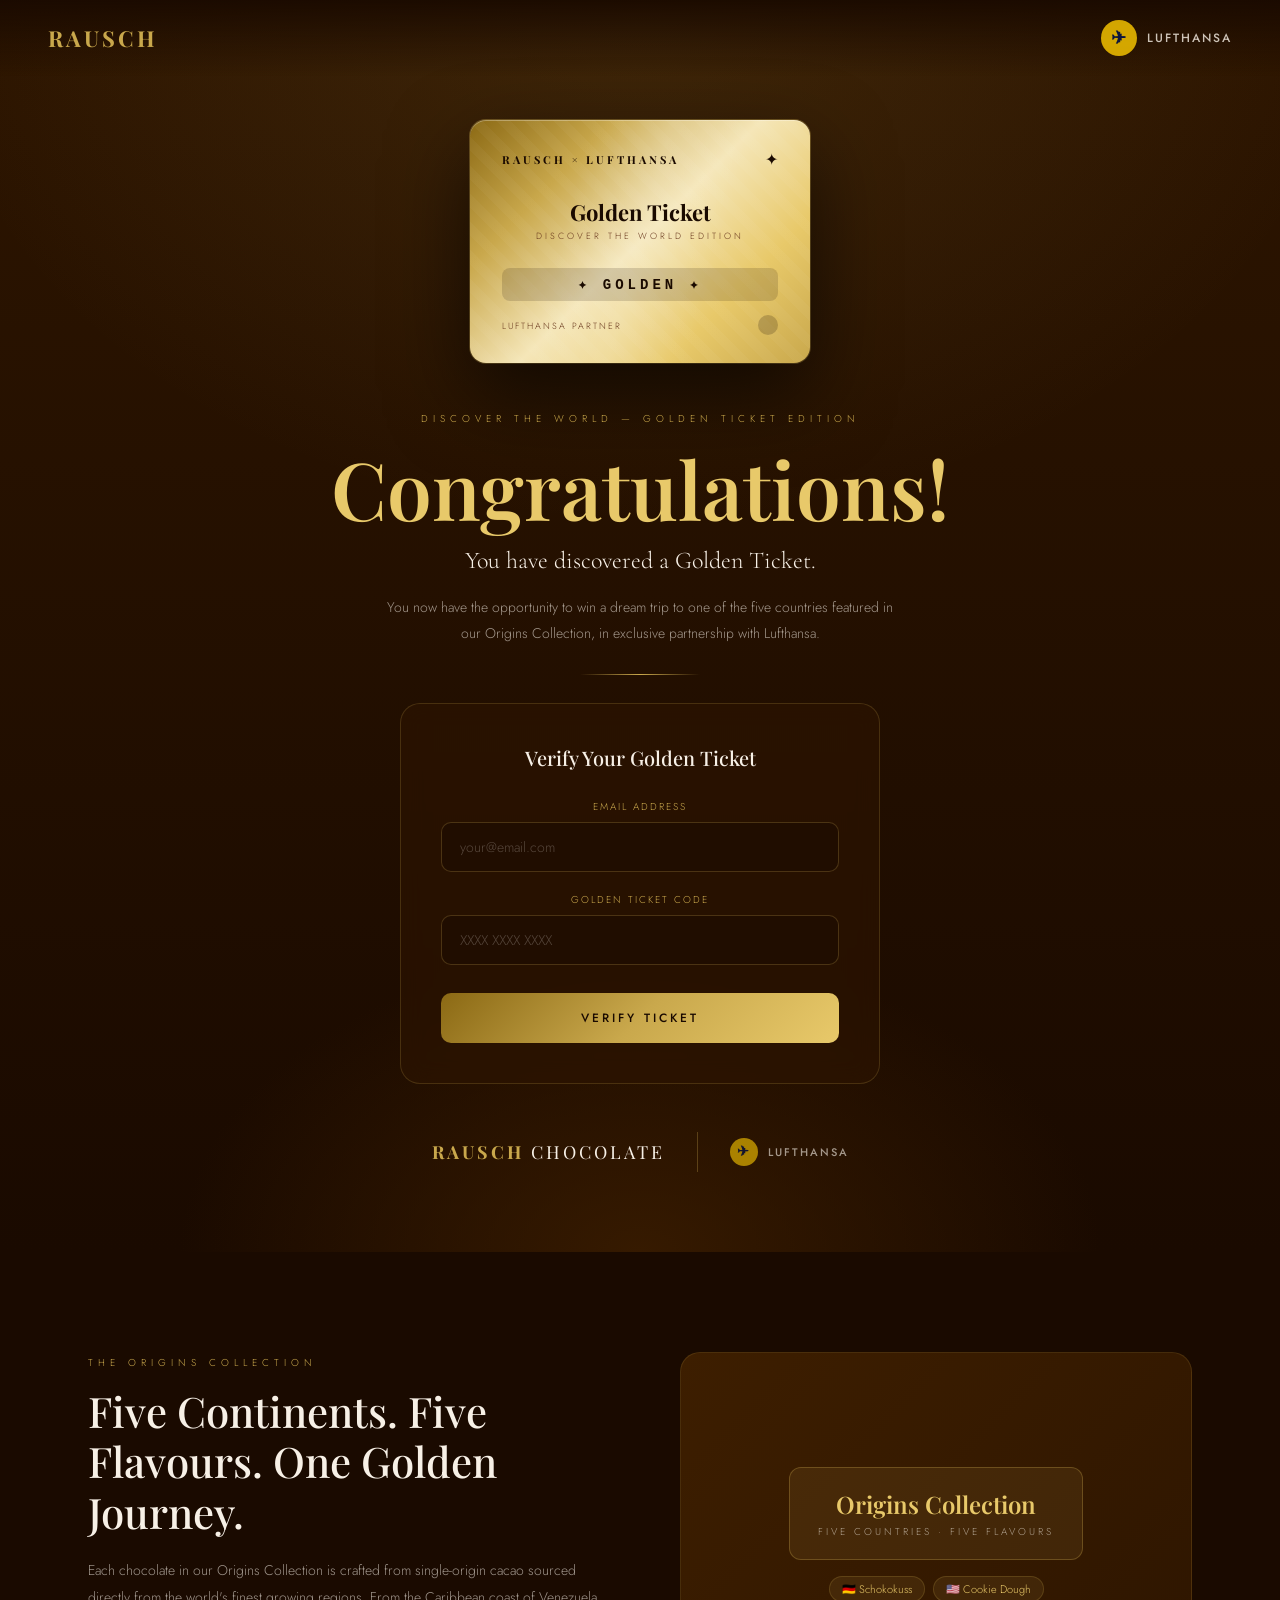
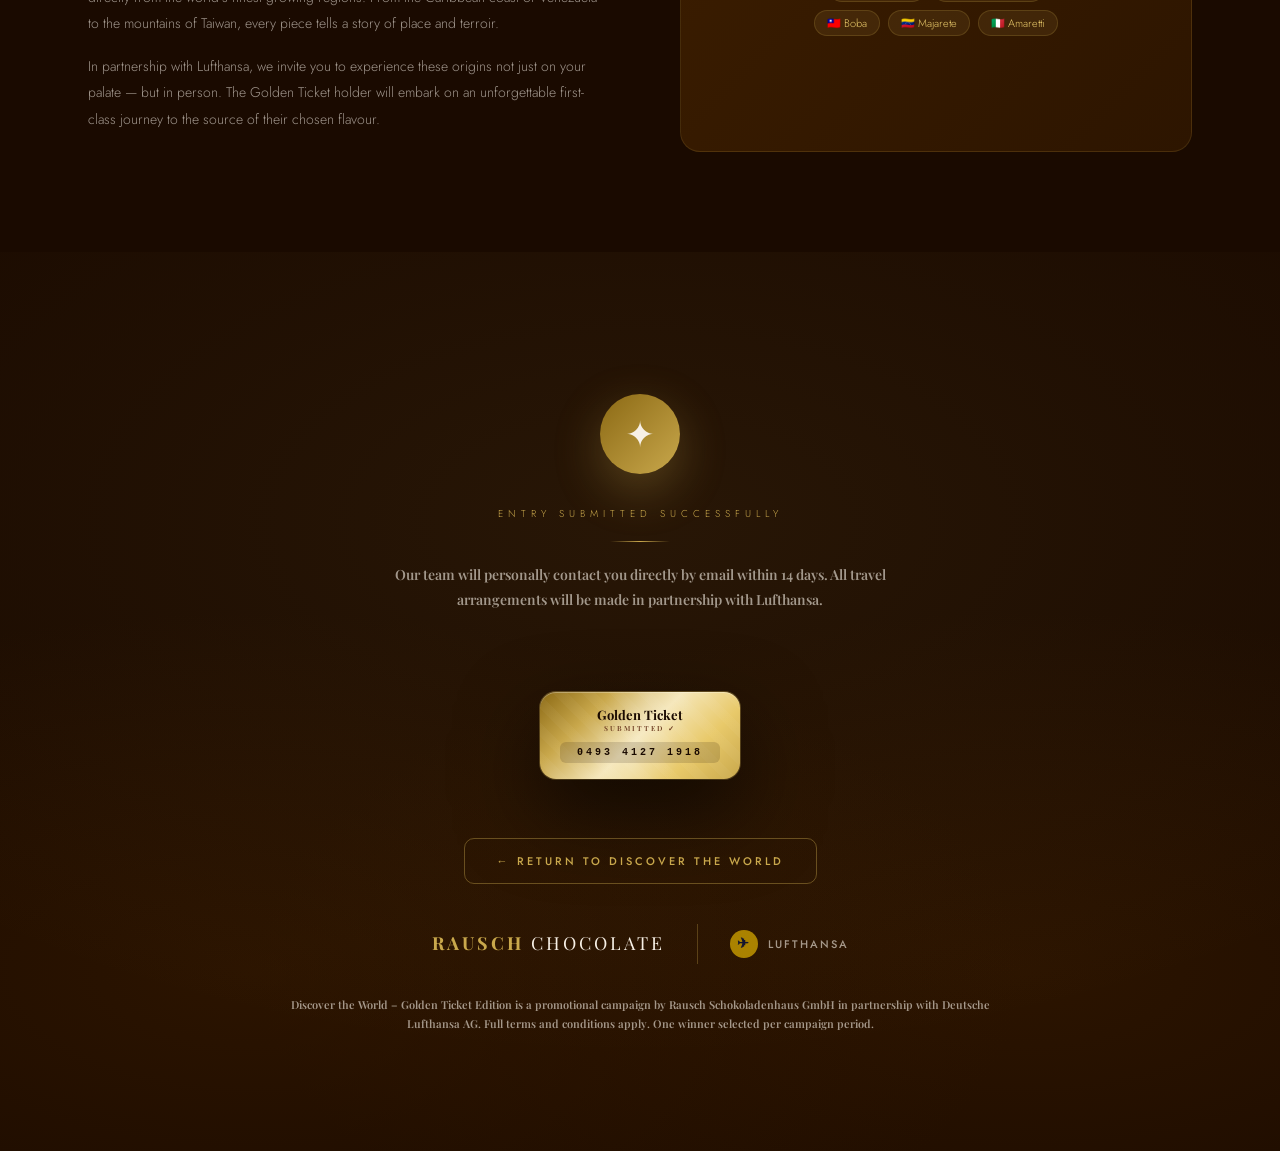
<file: index.html>
<!DOCTYPE html>
<html lang="en">
<head>
<meta charset="UTF-8">
<meta name="viewport" content="width=device-width, initial-scale=1.0">
<title>Discover the World – Golden Ticket Edition</title>
<link href="https://fonts.googleapis.com/css2?family=Playfair+Display:ital,wght@0,400;0,500;0,600;0,700;1,400;1,500&family=Cormorant+Garamond:ital,wght@0,300;0,400;0,500;0,600;1,300;1,400&family=Jost:wght@200;300;400;500&display=swap" rel="stylesheet">
<style>
*{margin:0;padding:0;box-sizing:border-box;}
:root{
  --gold:#C9A84C;
  --gold-light:#E8C96A;
  --gold-pale:#F5E6B8;
  --gold-dim:#8B6914;
  --choc:#1A0A00;
  --choc-mid:#2D1500;
  --choc-warm:#3D1E00;
  --choc-soft:#6B3A1F;
  --cream:#F7F0E6;
  --cream-dark:#EDE0CC;
  --lh-yellow:#FFCC00;
  --lh-blue:#05164D;
  --white:#FFFFFF;
  --text-muted:rgba(247,240,230,0.6);
  --serif:'Playfair Display',serif;
  --serif2:'Cormorant Garamond',serif;
  --sans:'Jost',sans-serif;
}
html{scroll-behavior:smooth;}
body{
  background:var(--choc);
  color:var(--cream);
  font-family:var(--sans);
  font-weight:300;
  overflow-x:hidden;
  min-height:100vh;
}
.page{display:none;min-height:100vh;position:relative;}
.page.active{display:block;}
.page-enter{animation:fadeSlideIn 0.8s cubic-bezier(0.16,1,0.3,1) forwards;}
@keyframes fadeSlideIn{
  from{opacity:0;transform:translateY(32px);}
  to{opacity:1;transform:translateY(0);}
}
.brand-bar{
  position:fixed;top:0;left:0;right:0;z-index:100;
  display:flex;align-items:center;justify-content:space-between;
  padding:20px 48px;
  background:linear-gradient(to bottom,rgba(26,10,0,0.95) 0%,rgba(26,10,0,0) 100%);
}
.logo-rausch{
  font-family:var(--serif);
  font-size:22px;
  font-weight:700;
  letter-spacing:3px;
  color:var(--gold);
  text-transform:uppercase;
}
.logo-rausch span{font-weight:400;color:var(--cream);}
.logo-lh{
  display:flex;align-items:center;gap:10px;
  font-family:var(--sans);font-size:12px;font-weight:500;
  letter-spacing:2px;text-transform:uppercase;color:var(--cream);opacity:0.8;
}
.lh-circle{
  width:36px;height:36px;border-radius:50%;
  background:var(--lh-yellow);
  display:flex;align-items:center;justify-content:center;
}
.lh-crane{
  font-size:18px;line-height:1;
  color:var(--lh-blue);
  font-weight:900;
  font-family:serif;
}
.divider-gold{
  width:60px;height:1px;
  background:linear-gradient(to right,transparent,var(--gold),transparent);
  margin:20px auto;
}
.divider-gold-lg{
  width:120px;height:1px;
  background:linear-gradient(to right,transparent,var(--gold),transparent);
  margin:28px auto;
}

/* PAGE 1 */
#page1{background:var(--choc);position:relative;overflow:hidden;}
.hero1{
  min-height:100vh;
  display:flex;flex-direction:column;align-items:center;justify-content:center;
  padding:120px 24px 80px;
  position:relative;
  text-align:center;
}
.hero1-bg{
  position:absolute;inset:0;
  background:
    radial-gradient(ellipse 80% 60% at 50% 0%, rgba(201,168,76,0.12) 0%, transparent 70%),
    radial-gradient(ellipse 60% 40% at 50% 100%, rgba(61,30,0,0.8) 0%, transparent 60%),
    linear-gradient(180deg, var(--choc-mid) 0%, var(--choc) 100%);
}
.hero1-particles{position:absolute;inset:0;overflow:hidden;pointer-events:none;}
.particle{
  position:absolute;
  width:2px;height:2px;
  background:var(--gold);
  border-radius:50%;
  animation:floatParticle linear infinite;
  opacity:0;
}
@keyframes floatParticle{
  0%{opacity:0;transform:translateY(100vh) rotate(0deg);}
  10%{opacity:0.6;}
  90%{opacity:0.3;}
  100%{opacity:0;transform:translateY(-20px) rotate(720deg);}
}
.golden-ticket-visual{
  position:relative;
  width:340px;max-width:90vw;
  margin:0 auto 48px;
  animation:ticketFloat 4s ease-in-out infinite;
}
@keyframes ticketFloat{
  0%,100%{transform:translateY(0) rotate(-1deg);}
  50%{transform:translateY(-12px) rotate(1deg);}
}
.ticket-card{
  background:linear-gradient(135deg, #8B6914 0%, #C9A84C 25%, #F5E6B8 50%, #E8C96A 75%, #C9A84C 100%);
  border-radius:16px;
  padding:28px 32px;
  box-shadow:0 32px 80px rgba(0,0,0,0.6), 0 0 0 1px rgba(201,168,76,0.4), inset 0 1px 0 rgba(255,255,255,0.3);
  position:relative;overflow:hidden;
}
.ticket-card::before{
  content:'';position:absolute;inset:0;
  background:repeating-linear-gradient(45deg,transparent,transparent 10px,rgba(255,255,255,0.03) 10px,rgba(255,255,255,0.03) 20px);
  border-radius:16px;
}
.ticket-shine{
  position:absolute;top:-50%;left:-50%;
  width:200%;height:200%;
  background:linear-gradient(105deg,transparent 40%,rgba(255,255,255,0.15) 50%,transparent 60%);
  animation:ticketShine 4s ease-in-out infinite;
}
@keyframes ticketShine{0%,100%{transform:translateX(-100%);}50%{transform:translateX(100%);}}
.ticket-inner{position:relative;z-index:1;}
.ticket-top{display:flex;align-items:center;justify-content:space-between;margin-bottom:16px;}
.ticket-brand{font-family:var(--serif);font-size:11px;font-weight:700;letter-spacing:3px;color:var(--choc);text-transform:uppercase;}
.ticket-star{color:var(--choc);font-size:16px;}
.ticket-main{text-align:center;padding:12px 0;}
.ticket-title{font-family:var(--serif);font-size:22px;font-weight:700;color:var(--choc);line-height:1.2;}
.ticket-sub{font-size:9px;letter-spacing:3px;color:var(--choc-soft);text-transform:uppercase;margin-top:4px;}
.ticket-code{
  background:rgba(26,10,0,0.15);
  border-radius:8px;
  padding:8px 16px;
  margin-top:14px;
  font-family:monospace;font-size:14px;font-weight:700;
  color:var(--choc);letter-spacing:4px;
}
.ticket-bottom{display:flex;align-items:center;justify-content:space-between;margin-top:14px;}
.ticket-lh{font-size:9px;letter-spacing:2px;color:var(--choc-soft);text-transform:uppercase;}
.ticket-dots{width:20px;height:20px;border-radius:50%;background:rgba(26,10,0,0.2);}
.hero1-eyebrow{
  font-size:10px;letter-spacing:5px;text-transform:uppercase;
  color:var(--gold);margin-bottom:20px;
  animation:fadeSlideIn 0.6s 0.2s both;
}
.hero1-title{
  font-family:var(--serif);
  font-size:clamp(48px,7vw,80px);
  font-weight:600;
  line-height:1.05;
  color:var(--gold-light);
  margin-bottom:16px;
  animation:fadeSlideIn 0.6s 0.3s both;
}
.hero1-sub{
  font-family:var(--serif2);
  font-size:clamp(18px,2.5vw,24px);
  font-weight:300;
  color:var(--cream);
  margin-bottom:20px;
  animation:fadeSlideIn 0.6s 0.4s both;
}
.hero1-desc{
  font-size:14px;line-height:1.8;
  color:var(--text-muted);
  max-width:520px;margin:0 auto;
  animation:fadeSlideIn 0.6s 0.5s both;
}
.form-section{
  max-width:480px;width:100%;
  margin:0 auto;
  background:rgba(45,21,0,0.6);
  border:1px solid rgba(201,168,76,0.2);
  border-radius:20px;
  padding:40px;
  backdrop-filter:blur(12px);
  animation:fadeSlideIn 0.6s 0.6s both;
}
.form-title{
  font-family:var(--serif);font-size:20px;font-weight:500;
  color:var(--cream);margin-bottom:28px;text-align:center;
}
.form-group{margin-bottom:20px;}
.form-label{
  display:block;font-size:10px;letter-spacing:2px;text-transform:uppercase;
  color:var(--gold);margin-bottom:8px;
}
.form-input{
  width:100%;
  background:rgba(26,10,0,0.5);
  border:1px solid rgba(201,168,76,0.25);
  border-radius:10px;
  padding:14px 18px;
  color:var(--cream);
  font-family:var(--sans);font-size:14px;font-weight:300;
  outline:none;
  transition:border-color 0.3s,box-shadow 0.3s;
}
.form-input:focus{
  border-color:var(--gold);
  box-shadow:0 0 0 3px rgba(201,168,76,0.1);
}
.form-input::placeholder{color:rgba(247,240,230,0.25);}
.btn-verify{
  width:100%;
  background:linear-gradient(135deg,var(--gold-dim),var(--gold),var(--gold-light));
  border:none;border-radius:10px;
  padding:16px 32px;
  font-family:var(--sans);font-size:12px;font-weight:500;
  letter-spacing:3px;text-transform:uppercase;
  color:var(--choc);
  cursor:pointer;
  transition:transform 0.2s,box-shadow 0.2s;
  margin-top:8px;
  position:relative;overflow:hidden;
}
.btn-verify:hover{transform:translateY(-2px);box-shadow:0 12px 40px rgba(201,168,76,0.3);}
.btn-verify:active{transform:translateY(0);}
.btn-verify::after{
  content:'';position:absolute;inset:0;
  background:linear-gradient(to right,transparent,rgba(255,255,255,0.15),transparent);
  transform:translateX(-100%);transition:transform 0.5s;
}
.btn-verify:hover::after{transform:translateX(100%);}
.error-msg{
  display:none;
  background:rgba(162,60,30,0.2);
  border:1px solid rgba(162,60,30,0.4);
  border-radius:8px;
  padding:12px 16px;
  font-size:13px;color:#F09575;
  text-align:center;margin-top:16px;
  animation:shake 0.4s ease-in-out;
}
@keyframes shake{0%,100%{transform:translateX(0);}25%{transform:translateX(-8px);}75%{transform:translateX(8px);}}
.story-section{
  padding:100px 48px;
  max-width:1200px;margin:0 auto;
  display:grid;grid-template-columns:1fr 1fr;gap:80px;align-items:center;
}
.story-text .eyebrow{font-size:10px;letter-spacing:5px;text-transform:uppercase;color:var(--gold);margin-bottom:16px;}
.story-text h2{font-family:var(--serif);font-size:42px;font-weight:500;color:var(--cream);line-height:1.2;margin-bottom:20px;}
.story-text p{font-size:14px;line-height:1.9;color:var(--text-muted);margin-bottom:16px;}
.story-visual{
  height:400px;border-radius:20px;overflow:hidden;
  background:linear-gradient(135deg,var(--choc-warm),var(--choc-mid));
  position:relative;border:1px solid rgba(201,168,76,0.15);
}
.story-visual-inner{
  position:absolute;inset:0;
  display:flex;align-items:center;justify-content:center;
  flex-direction:column;gap:16px;
}
.collection-badge{
  background:rgba(201,168,76,0.1);
  border:1px solid rgba(201,168,76,0.3);
  border-radius:12px;padding:20px 28px;text-align:center;
}
.collection-badge-title{font-family:var(--serif);font-size:24px;color:var(--gold-light);font-weight:600;}
.collection-badge-sub{font-size:10px;letter-spacing:3px;text-transform:uppercase;color:var(--text-muted);margin-top:4px;}

/* PAGE 2 */
#page2{background:var(--choc);}
.page2-hero{
  min-height:45vh;
  display:flex;flex-direction:column;align-items:center;justify-content:center;
  padding:160px 24px 80px;
  text-align:center;
  position:relative;
  background:linear-gradient(180deg,var(--choc-mid) 0%,var(--choc) 100%);
}
.page2-hero::before{
  content:'';position:absolute;inset:0;
  background:radial-gradient(ellipse 70% 50% at 50% 0%,rgba(201,168,76,0.1),transparent);
}
.section-eyebrow{font-size:10px;letter-spacing:5px;text-transform:uppercase;color:var(--gold);margin-bottom:16px;}
.section-title{font-family:var(--serif);font-size:clamp(36px,5vw,60px);font-weight:600;color:var(--cream);line-height:1.1;margin-bottom:16px;}
.section-desc{font-size:14px;line-height:1.8;color:var(--text-muted);max-width:560px;margin:0 auto;}
.destinations-grid{
  display:grid;
  grid-template-columns:repeat(auto-fit,minmax(280px,1fr));
  gap:2px;
  max-width:1400px;margin:0 auto;
}
.dest-card{
  position:relative;height:520px;overflow:hidden;cursor:pointer;
}
.dest-bg{
  position:absolute;inset:0;
  background-size:cover;background-position:center;
  transition:transform 0.8s cubic-bezier(0.25,0.46,0.45,0.94);
}
.dest-card:hover .dest-bg{transform:scale(1.08);}
.dest-overlay{
  position:absolute;inset:0;
  background:linear-gradient(to top,rgba(26,10,0,0.95) 0%,rgba(26,10,0,0.4) 50%,rgba(26,10,0,0.1) 100%);
  transition:background 0.4s;
}
.dest-card:hover .dest-overlay{background:linear-gradient(to top,rgba(26,10,0,0.98) 0%,rgba(26,10,0,0.5) 60%,rgba(26,10,0,0.2) 100%);}
.dest-content{
  position:absolute;bottom:0;left:0;right:0;
  padding:32px 28px;
  transform:translateY(60px);
  transition:transform 0.5s cubic-bezier(0.25,0.46,0.45,0.94);
}
.dest-card:hover .dest-content{transform:translateY(0);}
.dest-country{font-size:10px;letter-spacing:4px;text-transform:uppercase;color:var(--gold);margin-bottom:8px;}
.dest-name{font-family:var(--serif);font-size:32px;font-weight:600;color:var(--cream);line-height:1.1;margin-bottom:8px;}
.dest-flavor-row{display:flex;align-items:center;gap:10px;margin-bottom:16px;}
.dest-flavor-badge{
  background:rgba(201,168,76,0.15);
  border:1px solid rgba(201,168,76,0.3);
  border-radius:20px;padding:4px 14px;
  font-size:11px;letter-spacing:1px;color:var(--gold-light);
}
.dest-desc{
  font-size:13px;line-height:1.7;color:var(--text-muted);
  margin-bottom:20px;
  opacity:0;transform:translateY(12px);
  transition:opacity 0.4s 0.1s,transform 0.4s 0.1s;
}
.dest-card:hover .dest-desc{opacity:1;transform:translateY(0);}
.btn-select{
  display:inline-flex;align-items:center;gap:8px;
  background:linear-gradient(135deg,var(--gold-dim),var(--gold));
  border:none;border-radius:8px;
  padding:12px 24px;
  font-family:var(--sans);font-size:11px;font-weight:500;letter-spacing:2px;text-transform:uppercase;
  color:var(--choc);cursor:pointer;
  opacity:0;transform:translateY(12px);
  transition:opacity 0.4s 0.15s,transform 0.4s 0.15s,box-shadow 0.2s;
}
.dest-card:hover .btn-select{opacity:1;transform:translateY(0);}
.btn-select:hover{box-shadow:0 8px 24px rgba(201,168,76,0.4);}
.bg-germany{background-color:#1a2a3d;background-image:radial-gradient(ellipse at 50% 100%,#2a3a4d 0%,transparent 60%),linear-gradient(180deg,#0d1a2e 0%,#1e2d40 40%,#2a3a50 70%,#1a2a3d 100%);}
.bg-usa{background-color:#1a1522;background-image:linear-gradient(180deg,#0a0a18 0%,#1a1030 40%,#2a1840 70%,#1a1a2a 100%);}
.bg-taiwan{background-color:#0d1a1d;background-image:linear-gradient(180deg,#071012 0%,#0d1e20 40%,#122028 70%,#0a1618 100%);}
.bg-venezuela{background-color:#0d1a0a;background-image:linear-gradient(180deg,#071408 0%,#0d1e0a 40%,#1a2e10 70%,#0d1a0a 100%);}
.bg-italy{background-color:#1a1008;background-image:linear-gradient(180deg,#120a04 0%,#1e1008 40%,#2e1a0a 70%,#1a1008 100%);}

/* PAGE 3 */
#page3{
  background:var(--choc);
  min-height:100vh;
  display:flex;flex-direction:column;align-items:center;justify-content:center;
  padding:120px 24px 80px;
  text-align:center;
  position:relative;overflow:hidden;
}
.page3-bg{
  position:absolute;inset:0;
  background:
    radial-gradient(ellipse 80% 60% at 50% 30%,rgba(201,168,76,0.08),transparent),
    radial-gradient(ellipse 60% 40% at 20% 80%,rgba(61,30,0,0.5),transparent),
    radial-gradient(ellipse 60% 40% at 80% 80%,rgba(61,30,0,0.5),transparent);
}
.confetti-ring{
  position:absolute;top:50%;left:50%;
  width:600px;height:600px;margin:-300px 0 0 -300px;
  border-radius:50%;border:1px solid rgba(201,168,76,0.08);
  animation:ringExpand 2s ease-out forwards;
}
.confetti-ring:nth-child(2){animation-delay:0.3s;width:800px;height:800px;margin:-400px 0 0 -400px;}
.confetti-ring:nth-child(3){animation-delay:0.6s;width:1000px;height:1000px;margin:-500px 0 0 -500px;}
@keyframes ringExpand{
  from{opacity:0;transform:scale(0.2);}
  50%{opacity:0.4;}
  to{opacity:0;transform:scale(1);}
}
.success-icon{
  width:80px;height:80px;border-radius:50%;
  background:linear-gradient(135deg,var(--gold-dim),var(--gold));
  display:flex;align-items:center;justify-content:center;
  margin:0 auto 32px;font-size:36px;
  box-shadow:0 16px 48px rgba(201,168,76,0.3);
  animation:successPop 0.6s 0.3s cubic-bezier(0.34,1.56,0.64,1) both;
}
@keyframes successPop{from{opacity:0;transform:scale(0.5);}to{opacity:1;transform:scale(1);}}
.page3-title{
  font-family:var(--serif);font-size:clamp(36px,5vw,56px);font-weight:600;
  color:var(--gold-light);line-height:1.1;margin-bottom:16px;
  animation:fadeSlideIn 0.6s 0.4s both;
}
.page3-sub{
  font-family:var(--serif2);font-size:clamp(18px,2.5vw,22px);
  font-weight:300;color:var(--cream);margin-bottom:16px;
  animation:fadeSlideIn 0.6s 0.5s both;
}
.page3-text{
  font-size:14px;line-height:1.8;color:var(--text-muted);
  max-width:520px;margin:0 auto 40px;
  animation:fadeSlideIn 0.6s 0.6s both;
}
.selection-summary{
  display:flex;gap:16px;align-items:stretch;justify-content:center;
  flex-wrap:wrap;margin-bottom:40px;
  animation:fadeSlideIn 0.6s 0.7s both;
}
.summary-card{
  background:rgba(45,21,0,0.6);
  border:1px solid rgba(201,168,76,0.2);
  border-radius:16px;padding:24px 28px;
  min-width:180px;text-align:center;
}
.summary-label{font-size:9px;letter-spacing:3px;text-transform:uppercase;color:var(--gold);margin-bottom:8px;}
.summary-value{font-family:var(--serif);font-size:22px;color:var(--cream);font-weight:500;}
.summary-flavor{font-size:12px;color:var(--text-muted);margin-top:4px;}
.btn-return{
  display:inline-flex;align-items:center;gap:8px;
  background:transparent;
  border:1px solid rgba(201,168,76,0.4);
  border-radius:10px;padding:14px 32px;
  font-family:var(--sans);font-size:11px;font-weight:500;letter-spacing:3px;text-transform:uppercase;
  color:var(--gold);cursor:pointer;
  transition:background 0.3s,border-color 0.3s,transform 0.2s;
  animation:fadeSlideIn 0.6s 0.8s both;
}
.btn-return:hover{background:rgba(201,168,76,0.08);border-color:var(--gold);transform:translateY(-2px);}
.logos-pair{
  display:flex;align-items:center;gap:32px;justify-content:center;
  margin-top:40px;animation:fadeSlideIn 0.6s 0.9s both;
}
.logo-divider{width:1px;height:40px;background:rgba(201,168,76,0.3);}

@media(max-width:768px){
  .brand-bar{padding:16px 24px;}
  .story-section{grid-template-columns:1fr;gap:40px;padding:60px 24px;}
  .destinations-grid{grid-template-columns:1fr;}
  .dest-card{height:380px;}
  .dest-content{transform:translateY(0);}
  .dest-desc{opacity:1;transform:none;}
  .btn-select{opacity:1;transform:none;}
  .form-section{padding:28px 24px;}
}
</style>
</head>
<body>

<!-- BRAND BAR -->
<div class="brand-bar">
  <div class="logo-rausch">Rausch</span></div>
  <div class="logo-lh">
    <div class="lh-circle"><div class="lh-crane">✈</div></div>
    Lufthansa
  </div>
</div>

<!-- PAGE 1: VERIFICATION -->
<div id="page1" class="page active">
  <div class="hero1">
    <div class="hero1-bg"></div>
    <div class="hero1-particles" id="particles"></div>
    <div style="position:relative;z-index:2;width:100%;">
      <div class="golden-ticket-visual">
        <div class="ticket-card">
          <div class="ticket-shine"></div>
          <div class="ticket-inner">
            <div class="ticket-top">
              <span class="ticket-brand">Rausch × Lufthansa</span>
              <span class="ticket-star">✦</span>
            </div>
            <div class="ticket-main">
              <div class="ticket-title">Golden Ticket</div>
              <div class="ticket-sub">Discover the World Edition</div>
            </div>
            <div class="ticket-code">✦ GOLDEN ✦</div>
            <div class="ticket-bottom">
              <span class="ticket-lh">Lufthansa Partner</span>
              <div class="ticket-dots"></div>
            </div>
          </div>
        </div>
      </div>
      <div class="hero1-eyebrow">Discover the World — Golden Ticket Edition</div>
      <h1 class="hero1-title">Congratulations!</h1>
      <p class="hero1-sub">You have discovered a Golden Ticket.</p>
      <p class="hero1-desc">You now have the opportunity to win a dream trip to one of the five countries featured in our Origins Collection, in exclusive partnership with Lufthansa.</p>
      <div class="divider-gold-lg"></div>
      <div class="form-section">
        <h2 class="form-title">Verify Your Golden Ticket</h2>
        <div class="form-group">
          <label class="form-label">Email Address</label>
          <input type="email" class="form-input" id="email-input" placeholder="your@email.com" autocomplete="off">
        </div>
        <div class="form-group">
          <label class="form-label">Golden Ticket Code</label>
          <input type="text" class="form-input" id="code-input" placeholder="XXXX XXXX XXXX" autocomplete="off">
        </div>
        <button class="btn-verify" id="verify-btn" onclick="verifyTicket()">Verify Ticket</button>
        <div class="error-msg" id="error-msg">The ticket code or email address could not be verified.</div>
      </div>
      <div class="logos-pair" style="margin-top:48px;animation:fadeSlideIn 0.6s 0.9s both;">
        <div class="logo-rausch" style="font-size:18px;">Rausch<span> Chocolate</span></div>
        <div class="logo-divider"></div>
        <div class="logo-lh" style="font-size:11px;opacity:0.6;">
          <div class="lh-circle" style="width:28px;height:28px;"><div class="lh-crane" style="font-size:14px;">✈</div></div>
          Lufthansa
        </div>
      </div>
    </div>
  </div>

  <!-- Story Section -->
  <section class="story-section">
    <div class="story-text">
      <div class="eyebrow">The Origins Collection</div>
      <h2>Five Continents. Five Flavours. One Golden Journey.</h2>
      <p>Each chocolate in our Origins Collection is crafted from single-origin cacao sourced directly from the world's finest growing regions. From the Caribbean coast of Venezuela to the mountains of Taiwan, every piece tells a story of place and terroir.</p>
      <p>In partnership with Lufthansa, we invite you to experience these origins not just on your palate — but in person. The Golden Ticket holder will embark on an unforgettable first-class journey to the source of their chosen flavour.</p>
    </div>
    <div class="story-visual">
      <div class="story-visual-inner">
        <div class="collection-badge">
          <div class="collection-badge-title">Origins Collection</div>
          <div class="collection-badge-sub">Five Countries · Five Flavours</div>
        </div>
        <div style="display:flex;gap:8px;flex-wrap:wrap;justify-content:center;max-width:280px;">
          <span style="font-size:11px;background:rgba(201,168,76,0.1);border:1px solid rgba(201,168,76,0.2);border-radius:20px;padding:4px 12px;color:var(--gold-light);">🇩🇪 Schokokuss</span>
          <span style="font-size:11px;background:rgba(201,168,76,0.1);border:1px solid rgba(201,168,76,0.2);border-radius:20px;padding:4px 12px;color:var(--gold-light);">🇺🇸 Cookie Dough</span>
          <span style="font-size:11px;background:rgba(201,168,76,0.1);border:1px solid rgba(201,168,76,0.2);border-radius:20px;padding:4px 12px;color:var(--gold-light);">🇹🇼 Boba</span>
          <span style="font-size:11px;background:rgba(201,168,76,0.1);border:1px solid rgba(201,168,76,0.2);border-radius:20px;padding:4px 12px;color:var(--gold-light);">🇻🇪 Majarete</span>
          <span style="font-size:11px;background:rgba(201,168,76,0.1);border:1px solid rgba(201,168,76,0.2);border-radius:20px;padding:4px 12px;color:var(--gold-light);">🇮🇹 Amaretti</span>
        </div>
      </div>
    </div>
  </section>
</div>

<!-- PAGE 2: DESTINATIONS -->
<div id="page2" class="page">
  <section class="page2-hero">
    <div style="position:relative;z-index:1;">
      <div class="section-eyebrow">Golden Ticket Verified ✦</div>
      <h1 class="section-title">Choose Your<br>Dream Destination</h1>
      <div class="divider-gold"></div>
      <p class="section-desc">Your Golden Ticket has been successfully verified. Select the destination you would like to win. Each destination pairs a unique Rausch flavour with an unforgettable Lufthansa journey.</p>
    </div>
  </section>

  <div class="destinations-grid" id="dest-grid">

    <!-- GERMANY -->
    <div class="dest-card" onclick="selectDestination('Germany','Schokokuss','Berlin',this)">
      <div class="dest-bg bg-germany">
        <svg style="position:absolute;bottom:80px;left:0;width:100%;opacity:0.2;" viewBox="0 0 400 120" preserveAspectRatio="none">
          <path d="M0,120 L0,80 L10,80 L10,60 L20,60 L20,55 L30,55 L30,40 L35,40 L35,20 L38,20 L38,15 L42,15 L42,20 L45,20 L45,40 L50,40 L50,55 L60,55 L60,60 L70,60 L70,65 L80,65 L80,55 L85,55 L85,30 L88,30 L88,10 L91,10 L91,30 L94,30 L94,55 L100,55 L100,65 L110,65 L110,60 L120,60 L120,70 L130,70 L130,50 L135,50 L135,45 L140,45 L140,50 L145,50 L145,55 L155,55 L155,65 L165,65 L165,60 L175,60 L175,70 L185,70 L185,55 L190,55 L190,50 L195,50 L195,55 L200,55 L200,70 L210,70 L210,65 L220,65 L220,60 L230,60 L230,65 L240,65 L240,50 L245,45 L250,50 L255,50 L255,65 L265,65 L265,60 L275,60 L275,70 L285,70 L285,55 L290,50 L295,55 L300,55 L300,70 L310,70 L310,65 L320,65 L320,60 L330,60 L330,65 L340,65 L340,55 L345,55 L345,60 L350,60 L350,70 L360,70 L360,60 L370,60 L370,55 L380,55 L380,65 L390,65 L390,70 L400,70 L400,120 Z" fill="rgba(201,168,76,0.3)"/>
        </svg>
      </div>
      <div class="dest-overlay"></div>
      <div class="dest-content">
        <div class="dest-country">Germany · Europe</div>
        <div class="dest-name">Berlin</div>
        <div class="dest-flavor-row"><span class="dest-flavor-badge">✦ Schokokuss</span></div>
        <p class="dest-desc">The city that never stops reinventing itself. From the Brandenburg Gate to the vibrant street art of Kreuzberg — Berlin is a city of contrasts and endless discovery.</p>
        <button class="btn-select">Select Destination <span>→</span></button>
      </div>
    </div>

    <!-- USA -->
    <div class="dest-card" onclick="selectDestination('USA','Cookie Dough','New York',this)">
      <div class="dest-bg bg-usa">
        <svg style="position:absolute;bottom:80px;left:0;width:100%;opacity:0.2;" viewBox="0 0 400 120" preserveAspectRatio="none">
          <path d="M0,120 L0,70 L5,70 L5,30 L8,30 L8,5 L11,5 L11,30 L14,30 L14,70 L20,70 L20,40 L23,40 L23,10 L27,10 L27,5 L31,5 L31,10 L35,10 L35,40 L40,40 L40,50 L45,50 L45,30 L48,30 L48,15 L52,15 L52,30 L55,30 L55,50 L60,50 L60,60 L65,60 L65,45 L68,45 L68,20 L72,20 L72,45 L75,45 L75,60 L80,60 L80,55 L85,55 L85,35 L88,35 L88,20 L92,20 L92,35 L95,35 L95,55 L100,55 L100,60 L108,60 L108,45 L112,45 L112,25 L116,25 L116,45 L120,45 L120,60 L130,60 L130,65 L140,65 L140,55 L145,55 L145,40 L149,40 L149,30 L153,30 L153,40 L157,40 L157,55 L162,55 L162,65 L170,65 L170,60 L180,60 L180,55 L185,55 L185,35 L189,35 L189,20 L193,20 L193,35 L197,35 L197,55 L200,55 L200,60 L210,60 L210,65 L220,65 L220,60 L225,60 L225,50 L229,50 L229,35 L233,35 L233,50 L237,50 L237,60 L242,60 L242,65 L250,65 L250,60 L260,60 L260,55 L265,55 L265,40 L269,40 L269,25 L273,25 L273,40 L277,40 L277,55 L282,55 L282,60 L290,60 L290,65 L300,65 L300,60 L310,60 L310,55 L315,55 L315,40 L319,40 L319,30 L323,30 L323,40 L327,40 L327,55 L332,55 L332,60 L340,60 L340,65 L350,65 L350,60 L360,60 L360,55 L365,55 L365,45 L369,45 L369,30 L373,30 L373,45 L377,45 L377,55 L382,55 L382,60 L390,60 L390,65 L400,65 L400,120 Z" fill="rgba(201,168,76,0.3)"/>
        </svg>
      </div>
      <div class="dest-overlay"></div>
      <div class="dest-content">
        <div class="dest-country">USA · Americas</div>
        <div class="dest-name">New York</div>
        <div class="dest-flavor-row"><span class="dest-flavor-badge">✦ Cookie Dough</span></div>
        <p class="dest-desc">The city that defines modern culture. From the iconic Manhattan skyline to the hidden gems of Brooklyn — New York is the world's most electrifying metropolis.</p>
        <button class="btn-select">Select Destination <span>→</span></button>
      </div>
    </div>

    <!-- TAIWAN -->
    <div class="dest-card" onclick="selectDestination('Taiwan','Boba','Taipei',this)">
      <div class="dest-bg bg-taiwan">
        <svg style="position:absolute;bottom:80px;left:0;width:100%;opacity:0.2;" viewBox="0 0 400 140" preserveAspectRatio="none">
          <path d="M180,140 L180,130 L170,130 L170,120 L168,120 L168,110 L172,110 L172,100 L170,95 L174,90 L172,85 L176,80 L174,75 L178,70 L176,65 L180,60 L178,55 L182,50 L180,45 L184,40 L182,35 L186,30 L188,20 L190,10 L192,5 L194,10 L196,20 L198,30 L200,35 L198,40 L202,45 L200,50 L204,55 L202,60 L206,65 L204,70 L208,75 L206,80 L210,85 L208,90 L212,95 L210,100 L214,105 L212,110 L216,115 L218,120 L218,125 L216,130 L230,130 L230,140 Z M60,140 L60,110 L80,110 L80,100 L90,100 L90,90 L100,90 L100,85 L110,85 L110,80 L120,80 L120,75 L130,75 L130,80 L140,80 L140,90 L150,90 L150,100 L155,100 L155,110 L165,110 L165,120 L168,120 L168,130 L160,130 L160,140 Z" fill="rgba(201,168,76,0.3)"/>
        </svg>
      </div>
      <div class="dest-overlay"></div>
      <div class="dest-content">
        <div class="dest-country">Taiwan · Asia</div>
        <div class="dest-name">Taipei</div>
        <div class="dest-flavor-row"><span class="dest-flavor-badge">✦ Boba</span></div>
        <p class="dest-desc">Where ancient temples meet futuristic towers. Taipei's night markets, breathtaking mountain trails, and legendary food scene make it Asia's most captivating destination.</p>
        <button class="btn-select">Select Destination <span>→</span></button>
      </div>
    </div>

    <!-- VENEZUELA -->
    <div class="dest-card" onclick="selectDestination('Venezuela','Majarete','Caribbean Coast',this)">
      <div class="dest-bg bg-venezuela">
        <svg style="position:absolute;bottom:80px;left:0;width:100%;opacity:0.2;" viewBox="0 0 400 80" preserveAspectRatio="none">
          <path d="M0,80 L0,50 Q20,30 40,45 Q60,35 80,40 Q100,45 120,30 Q140,20 160,35 Q180,45 200,30 Q220,20 240,38 Q260,48 280,32 Q300,20 320,38 Q340,48 360,35 Q380,28 400,40 L400,80 Z" fill="rgba(201,168,76,0.2)"/>
          <path d="M0,80 L0,60 Q30,50 60,58 Q90,62 120,50 Q150,42 180,55 Q210,62 240,50 Q270,42 300,55 Q330,62 360,50 Q380,45 400,55 L400,80 Z" fill="rgba(201,168,76,0.15)"/>
        </svg>
      </div>
      <div class="dest-overlay"></div>
      <div class="dest-content">
        <div class="dest-country">Venezuela · South America</div>
        <div class="dest-name">Caribbean Coast</div>
        <div class="dest-flavor-row"><span class="dest-flavor-badge">✦ Majarete</span></div>
        <p class="dest-desc">Where the finest cacao in the world meets the turquoise Caribbean. Venezuela's pristine coastline and rich culinary heritage create a sensory experience unlike any other.</p>
        <button class="btn-select">Select Destination <span>→</span></button>
      </div>
    </div>

    <!-- ITALY -->
    <div class="dest-card" onclick="selectDestination('Italy','Amaretti','Venice',this)">
      <div class="dest-bg bg-italy">
        <svg style="position:absolute;bottom:80px;left:0;width:100%;opacity:0.2;" viewBox="0 0 400 100" preserveAspectRatio="none">
          <path d="M0,100 L0,70 L10,70 L10,60 L15,60 Q18,55 22,55 Q26,55 28,60 L32,60 L32,70 L40,70 L40,65 L48,65 L48,55 Q50,45 55,45 Q56,40 60,38 Q64,40 65,45 Q70,48 70,55 L72,55 L72,65 L80,65 L80,70 L90,70 L90,60 L95,60 Q98,52 102,52 Q106,52 109,60 L112,60 L112,70 L120,70 L120,65 L128,65 L128,55 Q130,48 135,48 Q140,48 142,55 L145,55 L145,65 L152,65 L152,70 L160,70 L160,60 L165,60 Q168,53 172,53 Q176,53 178,60 L182,60 L182,70 L190,70 L190,65 L198,65 L198,55 Q200,48 205,48 Q210,48 212,55 L215,55 L215,65 L222,65 L222,70 L230,70 L230,60 L235,60 Q238,52 242,52 Q246,52 248,60 L252,60 L252,70 L260,70 L260,65 L268,65 L268,55 Q270,48 275,48 Q280,48 282,55 L285,55 L285,65 L292,65 L292,70 L300,70 L300,60 L305,60 Q308,53 312,53 Q316,53 318,60 L322,60 L322,70 L330,70 L330,65 L338,65 L338,55 Q340,48 345,48 Q350,48 352,55 L355,55 L355,65 L362,65 L362,70 L370,70 L370,60 L375,60 Q378,53 382,53 Q386,53 388,60 L392,60 L392,70 L400,70 L400,100 Z" fill="rgba(201,168,76,0.3)"/>
          <path d="M0,100 L0,85 Q50,78 100,85 Q150,90 200,82 Q250,78 300,85 Q350,90 400,83 L400,100 Z" fill="rgba(201,168,76,0.1)"/>
        </svg>
      </div>
      <div class="dest-overlay"></div>
      <div class="dest-content">
        <div class="dest-country">Italy · Europe</div>
        <div class="dest-name">Venice</div>
        <div class="dest-flavor-row"><span class="dest-flavor-badge">✦ Amaretti</span></div>
        <p class="dest-desc">A city suspended between water and sky. Venice's labyrinthine canals, golden basilicas, and centuries of artistic mastery make it the most romantic city on earth.</p>
        <button class="btn-select">Select Destination <span>→</span></button>
      </div>
    </div>

  </div>

  <div style="text-align:center;padding:60px 24px 80px;">
    <p style="font-size:12px;color:var(--text-muted);letter-spacing:1px;">All destinations are served by direct Lufthansa flights from Frankfurt and Munich.</p>
    <div class="divider-gold" style="margin-top:32px;"></div>
    <div class="logos-pair" style="margin-top:32px;animation:none;">
      <div class="logo-rausch" style="font-size:16px;">Rausch<span> Chocolate</span></div>
      <div class="logo-divider"></div>
      <div class="logo-lh" style="font-size:10px;opacity:0.6;">
        <div class="lh-circle" style="width:24px;height:24px;"><div class="lh-crane" style="font-size:12px;">✈</div></div>
        Lufthansa
      </div>
    </div>
  </div>
</div>

<!-- PAGE 3: CONFIRMATION -->
<div id="page3" class="page">
  <div class="page3-bg"></div>
  <div class="confetti-ring"></div>
  <div class="confetti-ring"></div>
  <div class="confetti-ring"></div>
  <div style="position:relative;z-index:2;width:100%;max-width:700px;margin:0 auto;">
    <div class="success-icon">✦</div>
    <div style="font-size:10px;letter-spacing:5px;text-transform:uppercase;color:var(--gold);margin-bottom:16px;animation:fadeSlideIn 0.6s 0.3s both;">Entry Submitted Successfully</div>
    <h1 class="page3-title"Congratulations</h1>
    <div class="divider-gold"></div>
    <p class="page3-text">Our team will personally contact you directly by email within 14 days. All travel arrangements will be made in partnership with Lufthansa.</p>
    <div class="selection-summary" id="summary-display"></div>
    <div style="width:200px;margin:0 auto 32px;animation:fadeSlideIn 0.6s 0.75s both;">
      <div class="ticket-card" style="padding:16px 20px;">
        <div class="ticket-shine"></div>
        <div class="ticket-inner">
          <div style="text-align:center;">
            <div style="font-family:var(--serif);font-size:13px;font-weight:700;color:var(--choc);">Golden Ticket</div>
            <div style="font-size:7px;letter-spacing:2px;text-transform:uppercase;color:var(--choc-soft);margin-top:2px;">Submitted ✓</div>
          </div>
          <div style="margin-top:10px;background:rgba(26,10,0,0.15);border-radius:6px;padding:5px 10px;font-size:10px;font-family:monospace;color:var(--choc);letter-spacing:3px;text-align:center;font-weight:700;">0493 4127 1918</div>
        </div>
      </div>
    </div>
    <button class="btn-return" onclick="returnToStart()">← Return to Discover the World</button>
    <div class="logos-pair">
      <div class="logo-rausch" style="font-size:18px;">Rausch<span> Chocolate</span></div>
      <div class="logo-divider"></div>
      <div class="logo-lh" style="font-size:11px;opacity:0.6;">
        <div class="lh-circle" style="width:28px;height:28px;"><div class="lh-crane" style="font-size:14px;">✈</div></div>
        Lufthansa
      </div>
    </div>
    <p style="font-size:11px;color:var(--text-muted);margin-top:32px;line-height:1.7;">
      Discover the World – Golden Ticket Edition is a promotional campaign by Rausch Schokoladenhaus GmbH in partnership with Deutsche Lufthansa AG. Full terms and conditions apply. One winner selected per campaign period.
    </p>
  </div>
</div>

<script>
(function(){
  var c=document.getElementById('particles');
  if(!c)return;
  for(var i=0;i<30;i++){
    var p=document.createElement('div');
    p.className='particle';
    p.style.cssText='left:'+Math.random()*100+'%;width:'+(Math.random()*3+1)+'px;height:'+(Math.random()*3+1)+'px;animation-duration:'+(Math.random()*8+6)+'s;animation-delay:'+(Math.random()*8)+'s;';
    c.appendChild(p);
  }
})();

function showPage(id){
  document.querySelectorAll('.page').forEach(function(p){p.classList.remove('active');});
  var pg=document.getElementById(id);
  pg.classList.add('active','page-enter');
  pg.addEventListener('animationend',function(){pg.classList.remove('page-enter');},{once:true});
  window.scrollTo({top:0,behavior:'smooth'});
}

function verifyTicket(){
  var email=document.getElementById('email-input').value.trim().toLowerCase();
  var code=document.getElementById('code-input').value.trim().replace(/\s+/g,'');
  var err=document.getElementById('error-msg');
  if(email==='gewinnspiel@rausch.de'&&code==='049341271918'){
    err.style.display='none';
    var btn=document.getElementById('verify-btn');
    btn.textContent='✓ Verified';
    btn.style.background='linear-gradient(135deg,#2a6e2a,#3d9b3d)';
    btn.style.color='#fff';
    setTimeout(function(){showPage('page2');},800);
  } else {
    err.style.display='block';
    err.style.animation='none';
    requestAnimationFrame(function(){err.style.animation='shake 0.4s ease-in-out';});
  }
}

document.getElementById('code-input').addEventListener('keydown',function(e){if(e.key==='Enter')verifyTicket();});
document.getElementById('email-input').addEventListener('keydown',function(e){if(e.key==='Enter')verifyTicket();});

document.getElementById('code-input').addEventListener('input',function(){
  var v=this.value.replace(/\D/g,'').substring(0,12);
  var out='';
  for(var i=0;i<v.length;i++){if(i>0&&i%4===0)out+=' ';out+=v[i];}
  this.value=out;
});

var destData={
  'Germany':{flag:'🇩🇪',city:'Berlin',flavor:'Schokokuss'},
  'USA':{flag:'🇺🇸',city:'New York',flavor:'Cookie Dough'},
  'Taiwan':{flag:'🇹🇼',city:'Taipei',flavor:'Boba'},
  'Venezuela':{flag:'🇻🇪',city:'Caribbean Coast',flavor:'Majarete'},
  'Italy':{flag:'🇮🇹',city:'Venice',flavor:'Amaretti'}
};

function selectDestination(country,flavor,city,card){
  var d=destData[country];
  var summary=document.getElementById('summary-display');
  summary.innerHTML=
    '<div class="summary-card"><div class="summary-label">Destination</div><div class="summary-value">'+d.flag+' '+country+'</div><div class="summary-flavor">'+city+'</div></div>'+
    '<div class="summary-card"><div class="summary-label">Signature Flavour</div><div class="summary-value" style="font-size:18px;">'+flavor+'</div><div class="summary-flavor">Rausch Origins</div></div>'+
    '<div class="summary-card"><div class="summary-label">Travel Class</div><div class="summary-value" style="font-size:18px;">First Class</div><div class="summary-flavor">Lufthansa Partner</div></div>';
  document.querySelectorAll('.dest-card').forEach(function(c){c.style.opacity='0.4';});
  card.style.opacity='1';
  card.style.outline='2px solid rgba(201,168,76,0.6)';
  setTimeout(function(){showPage('page3');},600);
}

function returnToStart(){
  document.querySelectorAll('.dest-card').forEach(function(c){c.style.opacity='';c.style.outline='';});
  document.getElementById('email-input').value='';
  document.getElementById('code-input').value='';
  var btn=document.getElementById('verify-btn');
  btn.textContent='Verify Ticket';
  btn.style.background='';
  btn.style.color='';
  document.getElementById('error-msg').style.display='none';
  showPage('page1');
}

document.addEventListener('scroll',function(){
  var y=window.scrollY;
  var bg=document.querySelector('.hero1-bg');
  if(bg)bg.style.transform='translateY('+y*0+'px)';
});
</script>
</body>
</html>
</file>
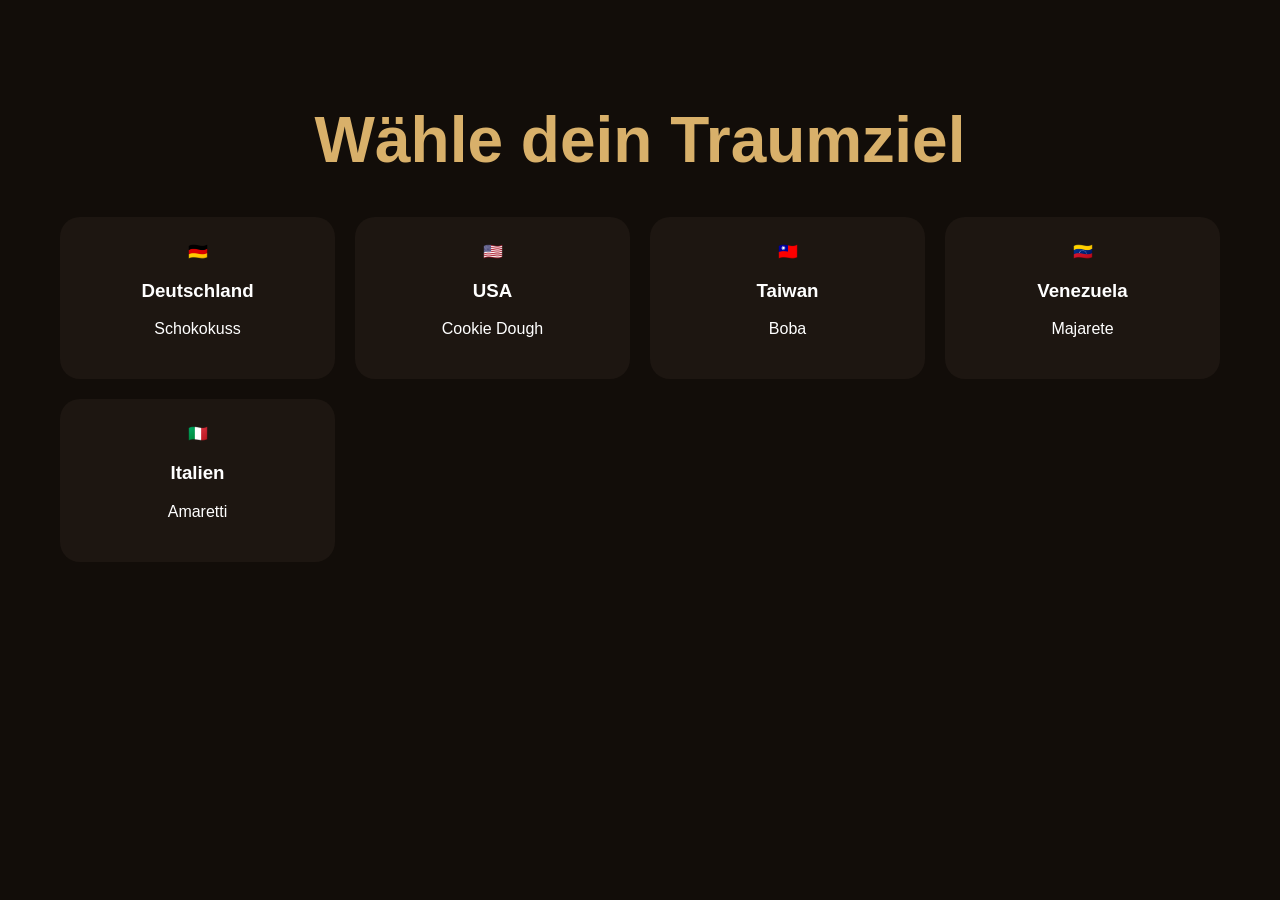
<file: destination.html>
<!DOCTYPE html>
<html lang="de"><head><meta charset="UTF-8"><meta name="viewport" content="width=device-width, initial-scale=1.0">
<title>Reiseziel wählen</title><link rel="stylesheet" href="style.css"></head>
<body class="dark">
<div class="wrapper">
<h1>Wähle dein Traumziel</h1>
<div class="grid">
<div class="country" onclick="selectCountry('Deutschland')">🇩🇪<h3>Deutschland</h3><p>Schokokuss</p></div>
<div class="country" onclick="selectCountry('USA')">🇺🇸<h3>USA</h3><p>Cookie Dough</p></div>
<div class="country" onclick="selectCountry('Taiwan')">🇹🇼<h3>Taiwan</h3><p>Boba</p></div>
<div class="country" onclick="selectCountry('Venezuela')">🇻🇪<h3>Venezuela</h3><p>Majarete</p></div>
<div class="country" onclick="selectCountry('Italien')">🇮🇹<h3>Italien</h3><p>Amaretti</p></div>
</div>
</div>
<script>
function selectCountry(c){localStorage.setItem('country',c);window.location='success.html';}
</script>
</body></html>
</file>
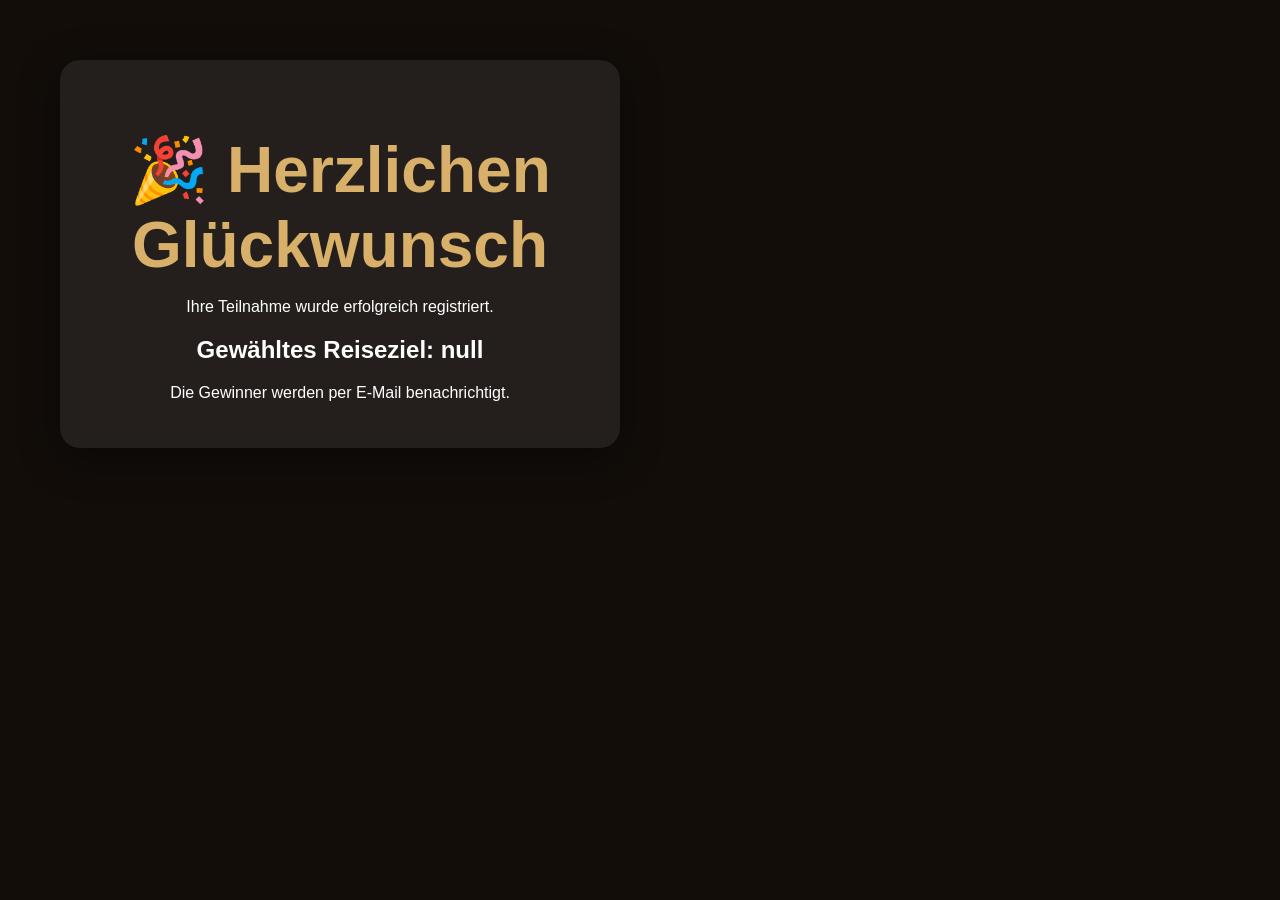
<file: success.html>
<!DOCTYPE html>
<html lang="de"><head><meta charset="UTF-8"><meta name="viewport" content="width=device-width, initial-scale=1.0">
<title>Bestätigung</title><link rel="stylesheet" href="style.css"></head>
<body class="dark">
<div class="wrapper">
<div class="success">
<h1>🎉 Herzlichen Glückwunsch</h1>
<p>Ihre Teilnahme wurde erfolgreich registriert.</p>
<h2 id="country"></h2>
<p>Die Gewinner werden per E‑Mail benachrichtigt.</p>
</div>
</div>
<script>
document.getElementById('country').innerText='Gewähltes Reiseziel: '+localStorage.getItem('country');
</script>
</body></html>
</file>
<file: style.css>
body{margin:0;font-family:Segoe UI,Arial,sans-serif;background:#120d09;color:#fff}
.hero{height:100vh;background:linear-gradient(rgba(0,0,0,.55),rgba(0,0,0,.7)),url('https://images.unsplash.com/photo-1517248135467-4c7edcad34c4?auto=format&fit=crop&w=1600&q=80');background-size:cover;background-position:center}
.overlay{height:100%;display:flex;flex-direction:column;justify-content:center;align-items:center;text-align:center}
h1{font-size:4rem;margin-bottom:10px;color:#d8b06a}
.card,.success{background:rgba(255,255,255,.08);backdrop-filter:blur(10px);padding:30px;border-radius:20px;max-width:500px;width:90%;box-shadow:0 10px 40px rgba(0,0,0,.4)}
input{width:100%;padding:14px;margin:10px 0;border:none;border-radius:10px}
button{width:100%;padding:14px;background:#d8b06a;border:none;border-radius:10px;font-weight:bold;cursor:pointer}
.wrapper{padding:60px;text-align:center}
.grid{display:grid;grid-template-columns:repeat(auto-fit,minmax(220px,1fr));gap:20px;margin-top:40px}
.country{background:#1d1611;padding:25px;border-radius:20px;cursor:pointer;transition:.3s}
.country:hover{transform:translateY(-8px);box-shadow:0 10px 30px rgba(216,176,106,.3)}
.dark{background:#120d09}
</file>
